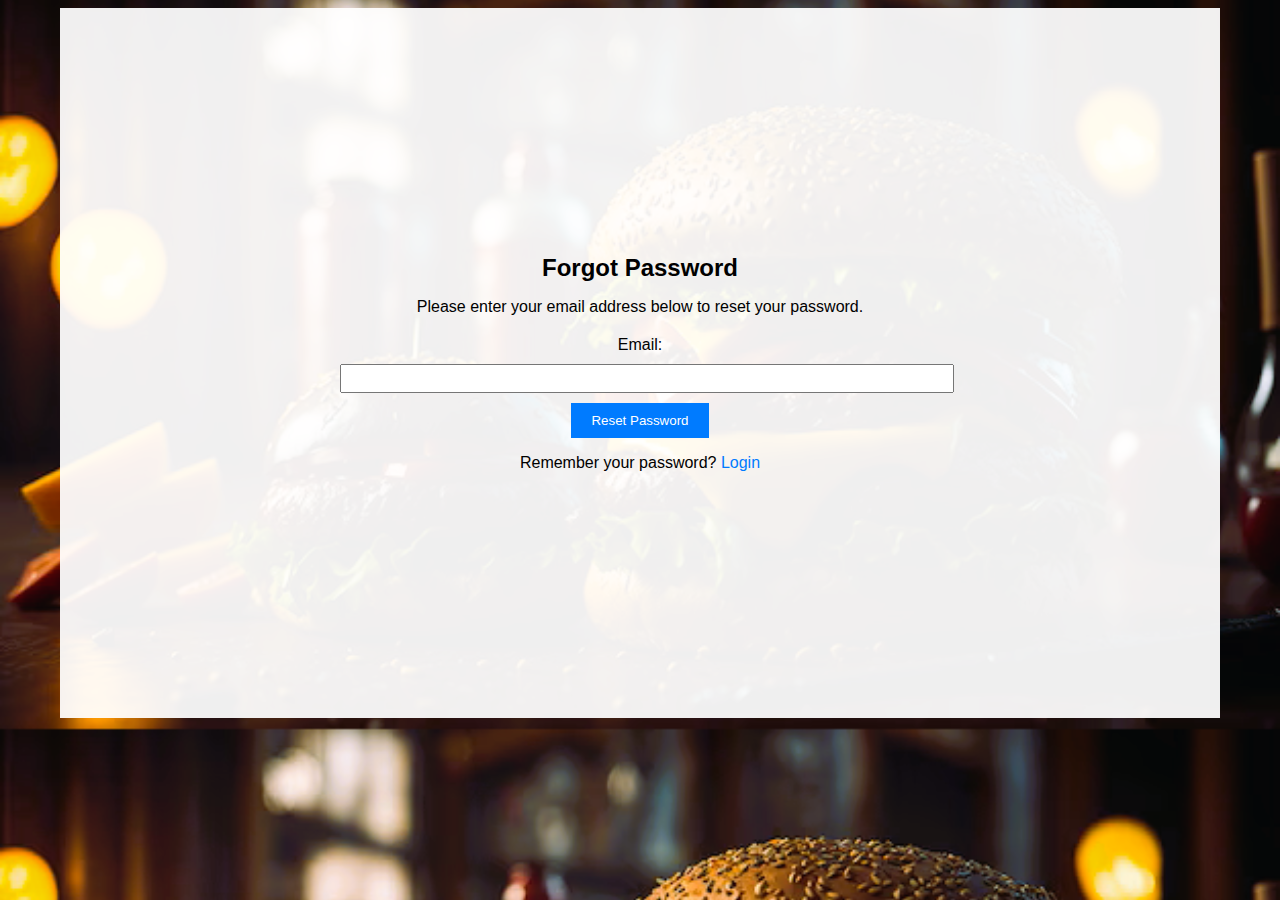
<file: Forget Password Page.html>
<!DOCTYPE html>
<html>
<head>
    <title>My Website - Forgot Password</title>
    <link rel="stylesheet" href="assets/css/style (Forget Password Page CSS Files).css">
    <!-- Add your CSS and JavaScript files here -->
</head>
<body>
    <div class="container">
        <main>
            <h1>Forgot Password</h1>
            <p>Please enter your email address below to reset your password.</p>
            <form action="/reset-password" method="post">
                <label for="email">Email:</label>
                <input type="email" id="email" name="email" required>
                <button type="submit">Reset Password</button>
            </form>
            <p>Remember your password? <a href="Signup signin.html">Login</a></p>
        </main>    
    </div>

</body>
</html>
</file>
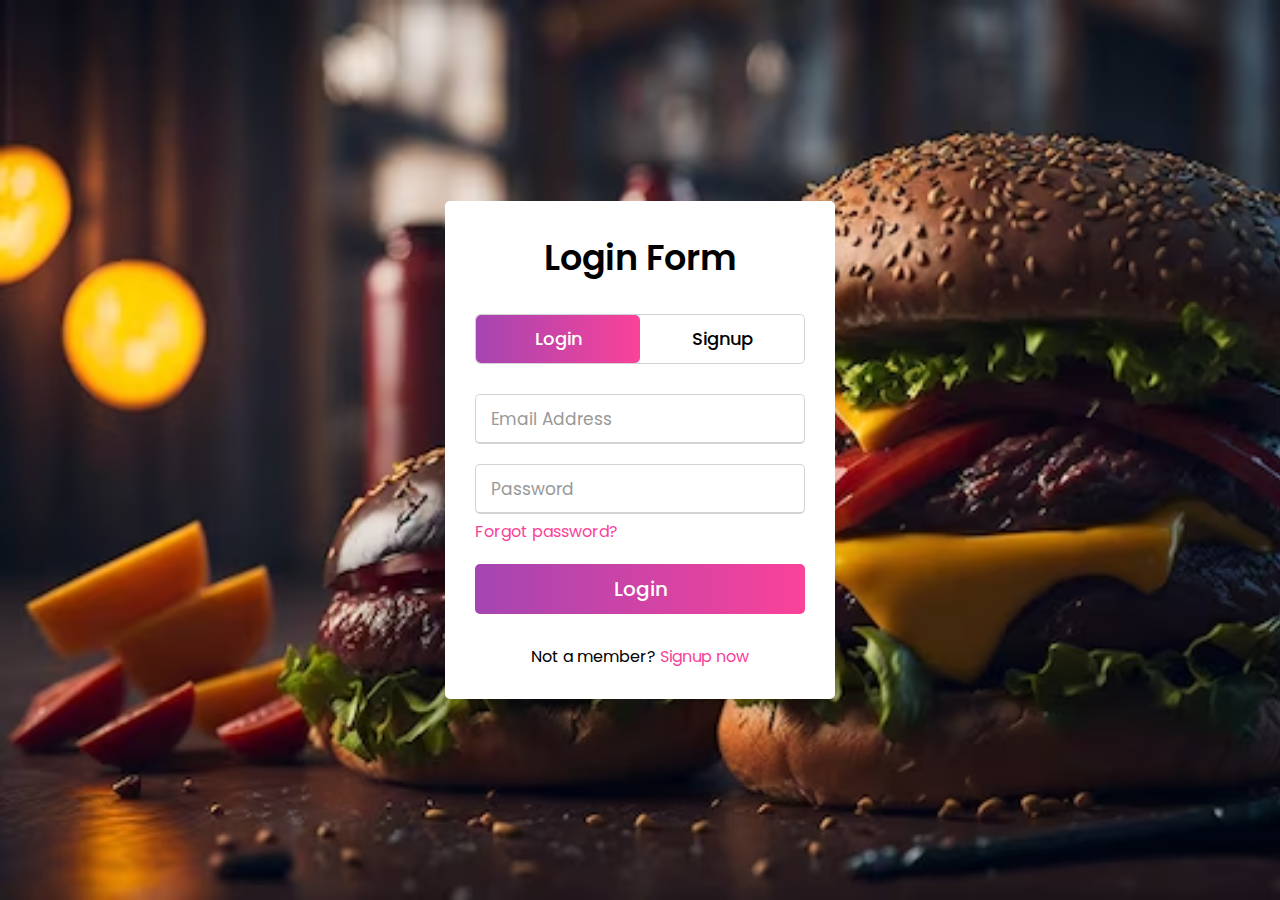
<file: Signup signin.html>
<!DOCTYPE html>
<!-- Created By Supervibe (also known as Tulsi Prasad Mohanty) -->
<html lang="en" dir="ltr">
   <head>
      <meta charset="utf-8">
      <title>Login and Registration Form in HTML | CodingNepal</title>
      <link rel="stylesheet" href="assets/css/style (Sign Up and sign in CSS Files).css">
      <meta name="viewport" content="width=device-width, initial-scale=1.0">
   </head>
   <body>
      <div class="wrapper">
         <div class="title-text">
            <div class="title login">
               Login Form
            </div>
            <div class="title signup">
               Signup Form
            </div>
         </div>
         <div class="form-container">
            <div class="slide-controls">
               <input type="radio" name="slide" id="login" checked>
               <input type="radio" name="slide" id="signup">
               <label for="login" class="slide login">Login</label>
               <label for="signup" class="slide signup">Signup</label>
               <div class="slider-tab"></div>
            </div>
            <div class="form-inner">
               <form action="#" class="login">
                  <div class="field">
                     <input type="text" placeholder="Email Address" required>
                  </div>
                  <div class="field">
                     <input type="password" placeholder="Password" required>
                  </div>
                  <div class="pass-link">
                     <a href="Forget Password Page.html">Forgot password?</a>
                  </div>
                  <div class="field btn">
                     <div class="btn-layer"></div>
                     <input type="submit" value="Login">
                  </div>
                  <div class="signup-link">
                     Not a member? <a href="">Signup now</a>
                  </div>
               </form>
               <form action="#" class="signup">
                  <div class="field">
                     <input type="text" placeholder="Email Address" required>
                  </div>
                  <div class="field">
                     <input type="password" placeholder="Password" required>
                  </div>
                  <div class="field">
                     <input type="password" placeholder="Confirm password" required>
                  </div>
                  <div class="field btn">
                     <div class="btn-layer"></div>
                     <input type="submit" value="Signup">
                  </div>
               </form>
            </div>
         </div>
      </div>
      <script>
         const loginText = document.querySelector(".title-text .login");
         const loginForm = document.querySelector("form.login");
         const loginBtn = document.querySelector("label.login");
         const signupBtn = document.querySelector("label.signup");
         const signupLink = document.querySelector("form .signup-link a");
         signupBtn.onclick = (()=>{
           loginForm.style.marginLeft = "-50%";
           loginText.style.marginLeft = "-50%";
         });
         loginBtn.onclick = (()=>{
           loginForm.style.marginLeft = "0%";
           loginText.style.marginLeft = "0%";
         });
         signupLink.onclick = (()=>{
           signupBtn.click();
           return false;
         });
      </script>
   </body>
</html>
</file>
<file: assets/css/style (Forget Password Page CSS Files).css>
/* Add your CSS styles here */
body {
    font-family: Arial, sans-serif;
/*     background-color:#007bff; */
    background: url(img/image1.png);
    background-position: center;
    background-size: cover;
}

header, footer {
    /* Add header and footer styles here */
}

.container {
    max-width: 800px;
    margin: auto;
    top: 19px;
    text-align: left;
    padding: 20vh;
    color: #000000;
    background: #ffffffef;
  }

main {
    margin: 0 auto;
    max-width: 600px;
    padding: 50px;
    text-align: center;
}

h1 {
    font-size: 24px;
}

form {
    margin-top: 20px;
}

label, input {
    display: block;
    margin-bottom: 10px;
}

input {
    padding: 5px;
    width: 100%;
}

button {
    background-color: #007bff;
    border: none;
    color: #fff;
    cursor: pointer;
    padding: 10px 20px;
}

a {
    color: #007bff;
    text-decoration: none;
}

a:hover {
    text-decoration: underline;
}
</file>
<file: assets/css/style (Sign Up and sign in CSS Files).css>
@import url('https://fonts.googleapis.com/css?family=Poppins:400,500,600,700&display=swap');
*{
  margin: 0;
  padding: 0;
  box-sizing: border-box;
  font-family: 'Poppins', sans-serif;
}
html,body{
  display: grid;
  height: 100%;
  width: 100%;
  place-items: center;
/*   background: -webkit-linear-gradient(left, #a445b2, #fa4299); */
  background-image: url(img/image2.png);
  background-size: cover;
}
::selection{
  background: #fa4299;
  color: #fff;
}
.wrapper{
  overflow: hidden;
  max-width: 390px;
  background: #fff;
  padding: 30px;
  border-radius: 5px;
  box-shadow: 0px 15px 20px rgba(0,0,0,0.1);
}
.wrapper .title-text{
  display: flex;
  width: 200%;
}
.wrapper .title{
  width: 50%;
  font-size: 35px;
  font-weight: 600;
  text-align: center;
  transition: all 0.6s cubic-bezier(0.68,-0.55,0.265,1.55);
}
.wrapper .slide-controls{
  position: relative;
  display: flex;
  height: 50px;
  width: 100%;
  overflow: hidden;
  margin: 30px 0 10px 0;
  justify-content: space-between;
  border: 1px solid lightgrey;
  border-radius: 5px;
}
.slide-controls .slide{
  height: 100%;
  width: 100%;
  color: #fff;
  font-size: 18px;
  font-weight: 500;
  text-align: center;
  line-height: 48px;
  cursor: pointer;
  z-index: 1;
  transition: all 0.6s ease;
}
.slide-controls label.signup{
  color: #000;
}
.slide-controls .slider-tab{
  position: absolute;
  height: 100%;
  width: 50%;
  left: 0;
  z-index: 0;
  border-radius: 5px;
  background: -webkit-linear-gradient(left, #a445b2, #fa4299);
  transition: all 0.6s cubic-bezier(0.68,-0.55,0.265,1.55);
}
input[type="radio"]{
  display: none;
}
#signup:checked ~ .slider-tab{
  left: 50%;
}
#signup:checked ~ label.signup{
  color: #fff;
  cursor: default;
  user-select: none;
}
#signup:checked ~ label.login{
  color: #000;
}
#login:checked ~ label.signup{
  color: #000;
}
#login:checked ~ label.login{
  cursor: default;
  user-select: none;
}
.wrapper .form-container{
  width: 100%;
  overflow: hidden;
}
.form-container .form-inner{
  display: flex;
  width: 200%;
}
.form-container .form-inner form{
  width: 50%;
  transition: all 0.6s cubic-bezier(0.68,-0.55,0.265,1.55);
}
.form-inner form .field{
  height: 50px;
  width: 100%;
  margin-top: 20px;
}
.form-inner form .field input{
  height: 100%;
  width: 100%;
  outline: none;
  padding-left: 15px;
  border-radius: 5px;
  border: 1px solid lightgrey;
  border-bottom-width: 2px;
  font-size: 17px;
  transition: all 0.3s ease;
}
.form-inner form .field input:focus{
  border-color: #fc83bb;
  /* box-shadow: inset 0 0 3px #fb6aae; */
}
.form-inner form .field input::placeholder{
  color: #999;
  transition: all 0.3s ease;
}
form .field input:focus::placeholder{
  color: #b3b3b3;
}
.form-inner form .pass-link{
  margin-top: 5px;
}
.form-inner form .signup-link{
  text-align: center;
  margin-top: 30px;
}
.form-inner form .pass-link a,
.form-inner form .signup-link a{
  color: #fa4299;
  text-decoration: none;
}
.form-inner form .pass-link a:hover,
.form-inner form .signup-link a:hover{
  text-decoration: underline;
}
form .btn{
  height: 50px;
  width: 100%;
  border-radius: 5px;
  position: relative;
  overflow: hidden;
}
form .btn .btn-layer{
  height: 100%;
  width: 300%;
  position: absolute;
  left: -100%;
  background: -webkit-linear-gradient(right, #a445b2, #fa4299, #a445b2, #fa4299);
  border-radius: 5px;
  transition: all 0.4s ease;;
}
form .btn:hover .btn-layer{
  left: 0;
}
form .btn input[type="submit"]{
  height: 100%;
  width: 100%;
  z-index: 1;
  position: relative;
  background: none;
  border: none;
  color: #fff;
  padding-left: 0;
  border-radius: 5px;
  font-size: 20px;
  font-weight: 500;
  cursor: pointer;
}
</file>
